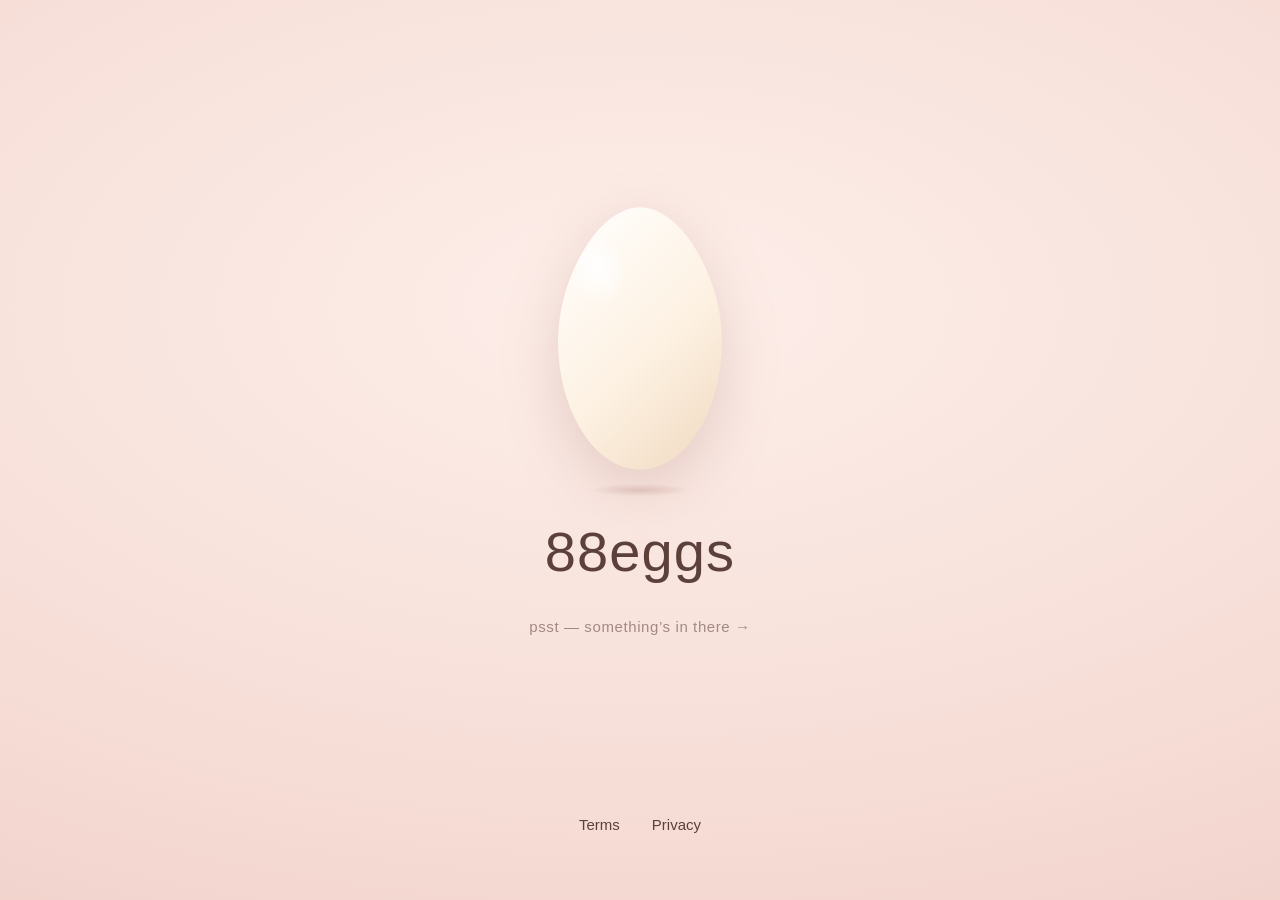
<file: index.html>
<!DOCTYPE html>
<html lang="en">
<head>
  <meta charset="utf-8" />
  <meta name="viewport" content="width=device-width, initial-scale=1" />
  <title>88eggs</title>
  <meta name="description" content="Eighty-eight eggs. A few have hatched. Come see what got out." />
  <meta name="theme-color" content="#f6ddd6" />
  <link rel="icon" href="data:image/svg+xml,<svg xmlns='http://www.w3.org/2000/svg' viewBox='0 0 100 100'><text y='.9em' font-size='90'>🥚</text></svg>" />
  <style>
    :root {
      --bg: #f6ddd6;
      --bg-glow: #fdeee9;
      --bg-edge: #eecdc6;
      --ink: #5b4139;
      --shadow: rgba(150, 96, 82, 0.22);
    }

    * { box-sizing: border-box; }

    html, body {
      margin: 0;
    }

    html { height: 100%; }

    body {
      /* rows: content (centred in the free space) + footer in normal flow, so a
         short/landscape phone scrolls instead of the footer sitting on the egg */
      min-height: 100%;
      min-height: 100dvh;
      display: grid;
      grid-template-rows: 1fr auto;
      justify-items: center;
      align-items: center;
      background: var(--bg);
      background-image: radial-gradient(120% 90% at 50% 34%, var(--bg-glow) 0%, var(--bg) 62%, var(--bg-edge) 100%);
      background-attachment: fixed;
      color: var(--ink);
      font-family: ui-sans-serif, -apple-system, "SF Pro Text", "Segoe UI", Inter, Helvetica, Arial, sans-serif;
      -webkit-font-smoothing: antialiased;
      -webkit-text-size-adjust: 100%;
      padding: clamp(1.5rem, 6vmin, 4rem) 1.25rem;
    }

    main {
      display: flex;
      flex-direction: column;
      align-items: center;
      justify-content: center;
      gap: clamp(1.25rem, 5vmin, 3.25rem);
      padding: clamp(1.5rem, 5vmin, 3rem) 0;
      animation: fade-up 1.1s cubic-bezier(0.22, 1, 0.36, 1) both;
    }

    .egg {
      position: relative;
      display: block;
      width: clamp(120px, 26vmin, 210px);
      aspect-ratio: 200 / 258;
      cursor: pointer;
      transition: transform 0.4s cubic-bezier(0.22, 1, 0.36, 1);
      border-radius: 50% / 42%;
    }

    @media (hover: hover) {
      .egg:hover { animation: wobble 0.9s ease-in-out; }
      .egg:hover svg { animation-play-state: paused; }
    }

    .egg:focus-visible { transform: translateY(-2%) scale(1.04); }
    .egg:active { transform: scale(0.94) rotate(-2deg); }

    .egg:focus-visible {
      outline: 2px solid var(--ink);
      outline-offset: 8px;
    }

    .egg svg {
      width: 100%;
      height: 100%;
      display: block;
      filter: drop-shadow(0 18px 28px var(--shadow));
      /* floats, then gives a little shiver every cycle — something's in there */
      animation: float 7.5s ease-in-out infinite;
    }

    /* soft contact shadow on the ground */
    .egg::after {
      content: "";
      position: absolute;
      left: 50%;
      bottom: -9%;
      width: 62%;
      height: 6%;
      transform: translateX(-50%);
      background: radial-gradient(closest-side, var(--shadow), transparent 78%);
      animation: shade 6s ease-in-out infinite;
    }

    h1 {
      margin: 0;
      font-size: clamp(2rem, 7vmin, 3.5rem);
      font-weight: 500;
      letter-spacing: 0.02em;
      color: var(--ink);
    }

    .hint {
      display: inline-flex;
      align-items: center;
      min-height: 44px;               /* comfortable tap target */
      margin: -1.5rem 0 -0.75rem;
      padding: 0 0.75rem;
      font-size: 0.9375rem;
      letter-spacing: 0.04em;
      color: var(--ink);
      text-decoration: none;
      opacity: 0.55;
      transition: opacity 0.4s ease;
    }

    .hint:focus-visible { opacity: 1; }

    @media (hover: hover) {
      .hint:hover,
      main:hover .hint { opacity: 1; }
    }

    /* no hover to reveal it on touch, so keep it legible */
    @media (hover: none) {
      .hint { opacity: 0.8; }
    }

    @keyframes float {
      0%, 100% { transform: translateY(0) rotate(0deg); }
      28%      { transform: translateY(-2.5%) rotate(0deg); }
      56%      { transform: translateY(0) rotate(0deg); }
      /* the shiver */
      64%      { transform: translateY(-1%) rotate(-3.5deg); }
      70%      { transform: translateY(-1%) rotate(3deg); }
      76%      { transform: translateY(-1%) rotate(-2deg); }
      82%      { transform: translateY(0) rotate(1deg); }
      88%      { transform: translateY(0) rotate(0deg); }
    }

    @keyframes wobble {
      0%   { transform: translateY(0) rotate(0deg); }
      20%  { transform: translateY(-3%) rotate(-5deg); }
      40%  { transform: translateY(-3%) rotate(4deg); }
      60%  { transform: translateY(-3%) rotate(-3deg); }
      80%  { transform: translateY(-2%) rotate(1.5deg); }
      100% { transform: translateY(-2%) rotate(0deg); }
    }

    @keyframes shade {
      0%, 100% { opacity: 0.85; transform: translateX(-50%) scaleX(1); }
      50%      { opacity: 0.6;  transform: translateX(-50%) scaleX(0.9); }
    }

    @keyframes fade-up {
      from { opacity: 0; transform: translateY(14px); }
      to   { opacity: 1; transform: none; }
    }

    footer {
      display: flex;
      flex-wrap: wrap;
      justify-content: center;
      gap: 0 1rem;
      padding-top: 1rem;
      font-size: 0.9375rem;
      opacity: 0.7;
      animation: fade-up 1.4s cubic-bezier(0.22, 1, 0.36, 1) both;
    }

    footer a {
      display: inline-flex;
      align-items: center;
      min-height: 44px;
      padding: 0 0.5rem;
      color: var(--ink);
      text-decoration: none;
    }

    footer a:hover,
    footer a:focus-visible {
      text-decoration: underline;
      text-underline-offset: 0.2em;
    }

    @media (prefers-reduced-motion: reduce) {
      *, *::before, *::after {
        animation: none !important;
        transition-duration: 0.01ms !important;
      }
    }
  </style>
</head>
<body>
  <main>
    <a class="egg" href="/hatches/" aria-label="Crack the egg open — see what has hatched">
      <svg viewBox="0 0 200 258" role="img" aria-label="An egg">
        <defs>
          <linearGradient id="shell" x1="0.25" y1="0" x2="0.85" y2="1">
            <stop offset="0%" stop-color="#fffdfa" />
            <stop offset="55%" stop-color="#fdf1e2" />
            <stop offset="100%" stop-color="#f2dcc4" />
          </linearGradient>
          <radialGradient id="sheen" cx="0.36" cy="0.26" r="0.42">
            <stop offset="0%" stop-color="#ffffff" stop-opacity="0.95" />
            <stop offset="100%" stop-color="#ffffff" stop-opacity="0" />
          </radialGradient>
        </defs>
        <path
          d="M100 4c39 0 78 66 78 128 0 66-35 122-78 122S22 198 22 132C22 70 61 4 100 4Z"
          fill="url(#shell)" />
        <ellipse cx="74" cy="78" rx="34" ry="44" fill="url(#sheen)" transform="rotate(-18 74 78)" />
      </svg>
    </a>
    <h1>88eggs</h1>
    <a class="hint" href="/hatches/">psst — something’s in there →</a>
  </main>
  <footer>
    <a href="/terms">Terms</a>
    <a href="/privacy">Privacy</a>
  </footer>
<script src="https://api.88eggs.com/feedback/widget.js?v=2" data-key="fk_4zQJLfESH_JVH2sk6_-zfKCX" async></script>
</body>
</html>
</file>
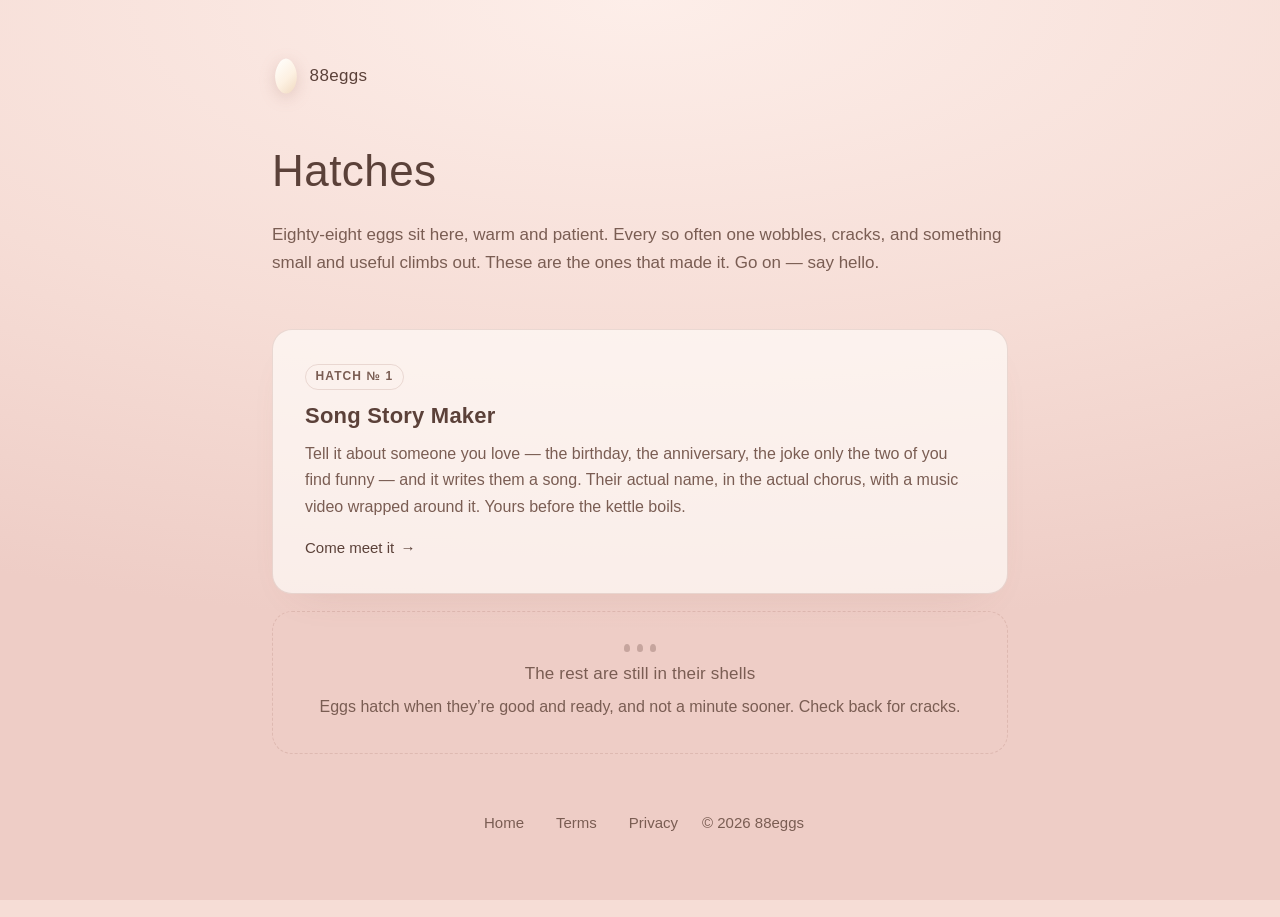
<file: hatches/index.html>
<!DOCTYPE html>
<html lang="en">
<head>
  <meta charset="utf-8" />
  <meta name="viewport" content="width=device-width, initial-scale=1" />
  <title>Hatches — 88eggs</title>
  <meta name="description" content="Eighty-eight eggs. These are the ones that have cracked, wriggled, and let something out." />
  <meta name="theme-color" content="#f6ddd6" />
  <link rel="icon" href="data:image/svg+xml,<svg xmlns='http://www.w3.org/2000/svg' viewBox='0 0 100 100'><text y='.9em' font-size='90'>🥚</text></svg>" />
  <link rel="stylesheet" href="/legal.css" />
  <link rel="stylesheet" href="/hatches.css" />
</head>
<body>
  <div class="page">
    <header class="masthead">
      <a class="brand" href="/">
        <svg viewBox="0 0 200 258" aria-hidden="true" focusable="false">
          <defs>
            <linearGradient id="shell" x1="0.25" y1="0" x2="0.85" y2="1">
              <stop offset="0%" stop-color="#fffdfa" />
              <stop offset="55%" stop-color="#fdf1e2" />
              <stop offset="100%" stop-color="#f2dcc4" />
            </linearGradient>
          </defs>
          <path d="M100 4c39 0 78 66 78 128 0 66-35 122-78 122S22 198 22 132C22 70 61 4 100 4Z" fill="url(#shell)" />
        </svg>
        88eggs
      </a>

      <h1>Hatches</h1>
      <p class="lede">
        Eighty-eight eggs sit here, warm and patient. Every so often one wobbles, cracks, and
        something small and useful climbs out. These are the ones that made it. Go on — say hello.
      </p>
    </header>

    <div class="cards">
      <a class="card" href="/hatches/song-story/">
        <span class="tag">Hatch № 1</span>
        <h2>Song Story Maker</h2>
        <p>
          Tell it about someone you love — the birthday, the anniversary, the joke only the two of
          you find funny — and it writes them a song. Their actual name, in the actual chorus, with
          a music video wrapped around it. Yours before the kettle boils.
        </p>
        <span class="more">Come meet it</span>
      </a>

      <div class="card soon" aria-label="More hatches coming soon">
        <span class="dots" aria-hidden="true"><i></i><i></i><i></i></span>
        <h2>The rest are still in their shells</h2>
        <p>Eggs hatch when they’re good and ready, and not a minute sooner. Check back for cracks.</p>
      </div>
    </div>

    <footer>
      <a href="/">Home</a>
      <a href="/terms">Terms</a>
      <a href="/privacy">Privacy</a>
      <span>© 2026 88eggs</span>
    </footer>
  </div>
<script src="https://api.88eggs.com/feedback/widget.js?v=2" data-key="fk_4zQJLfESH_JVH2sk6_-zfKCX" async></script>
</body>
</html>
</file>
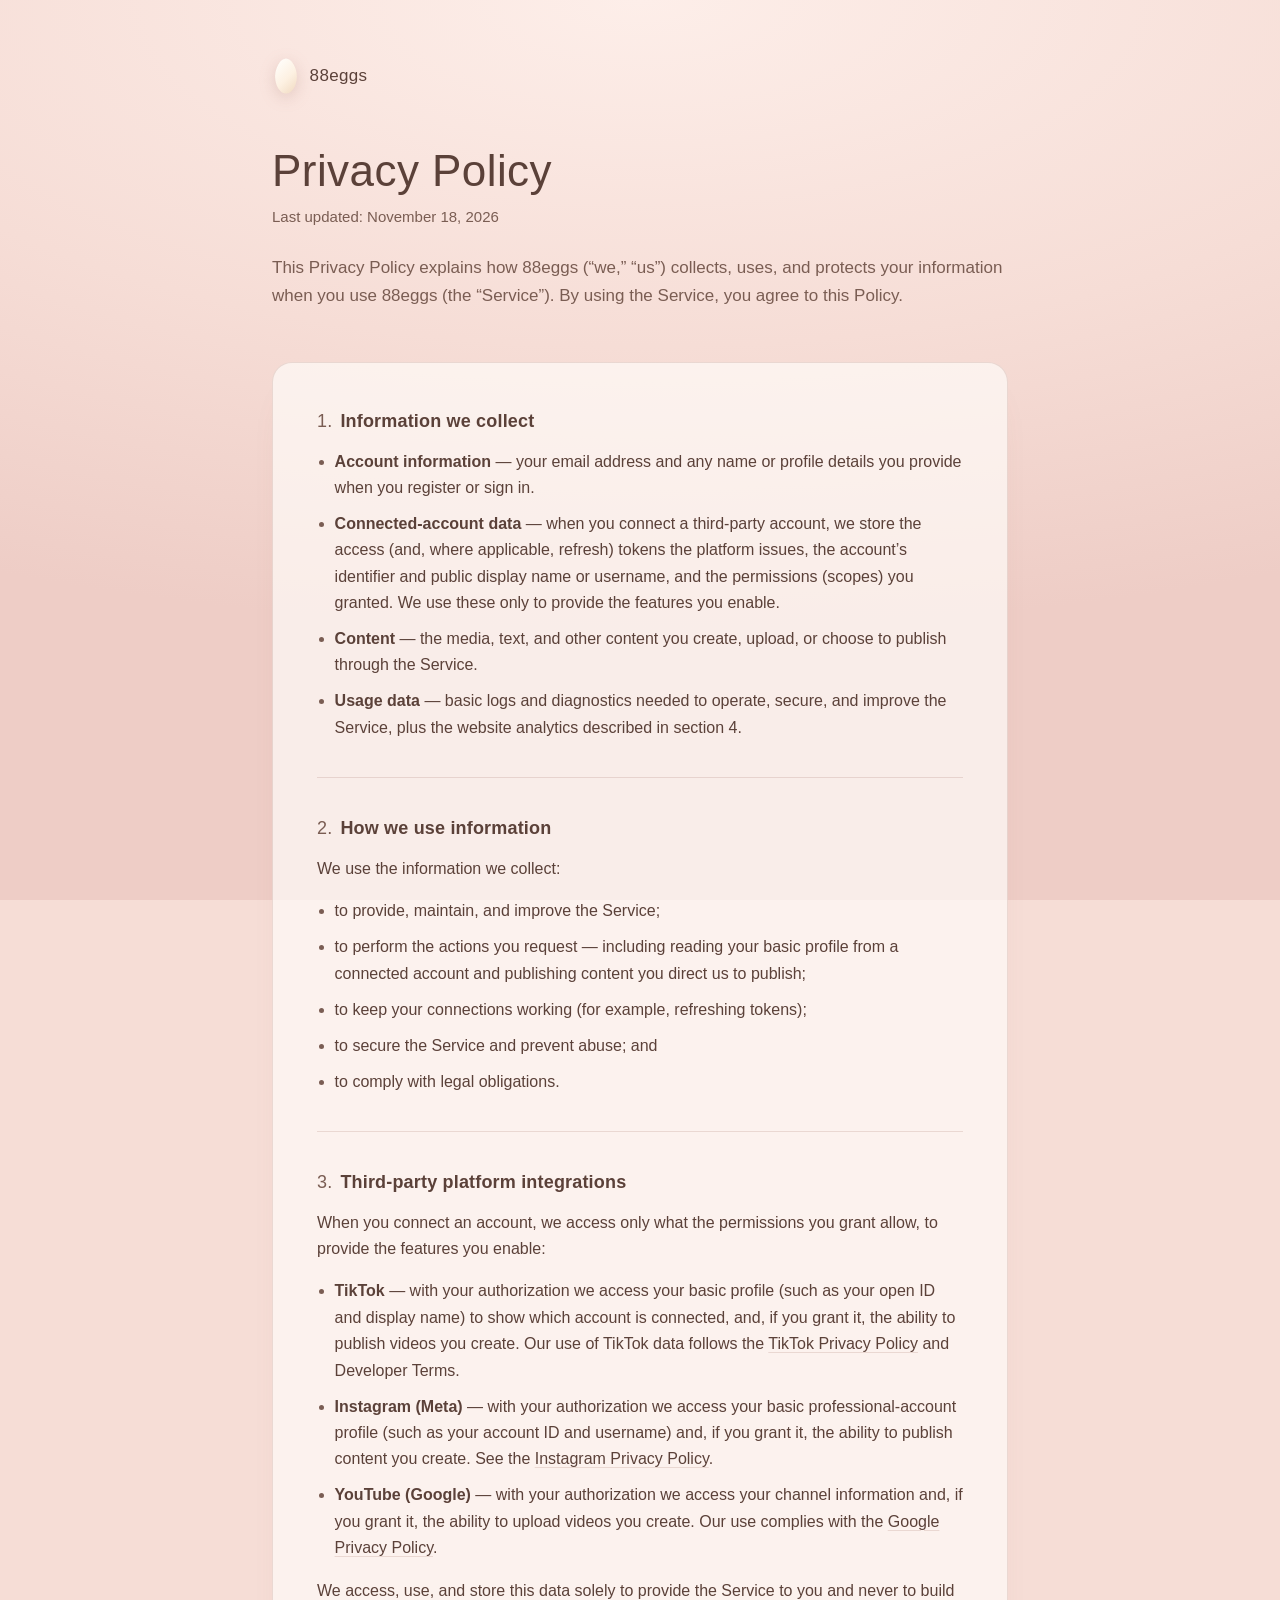
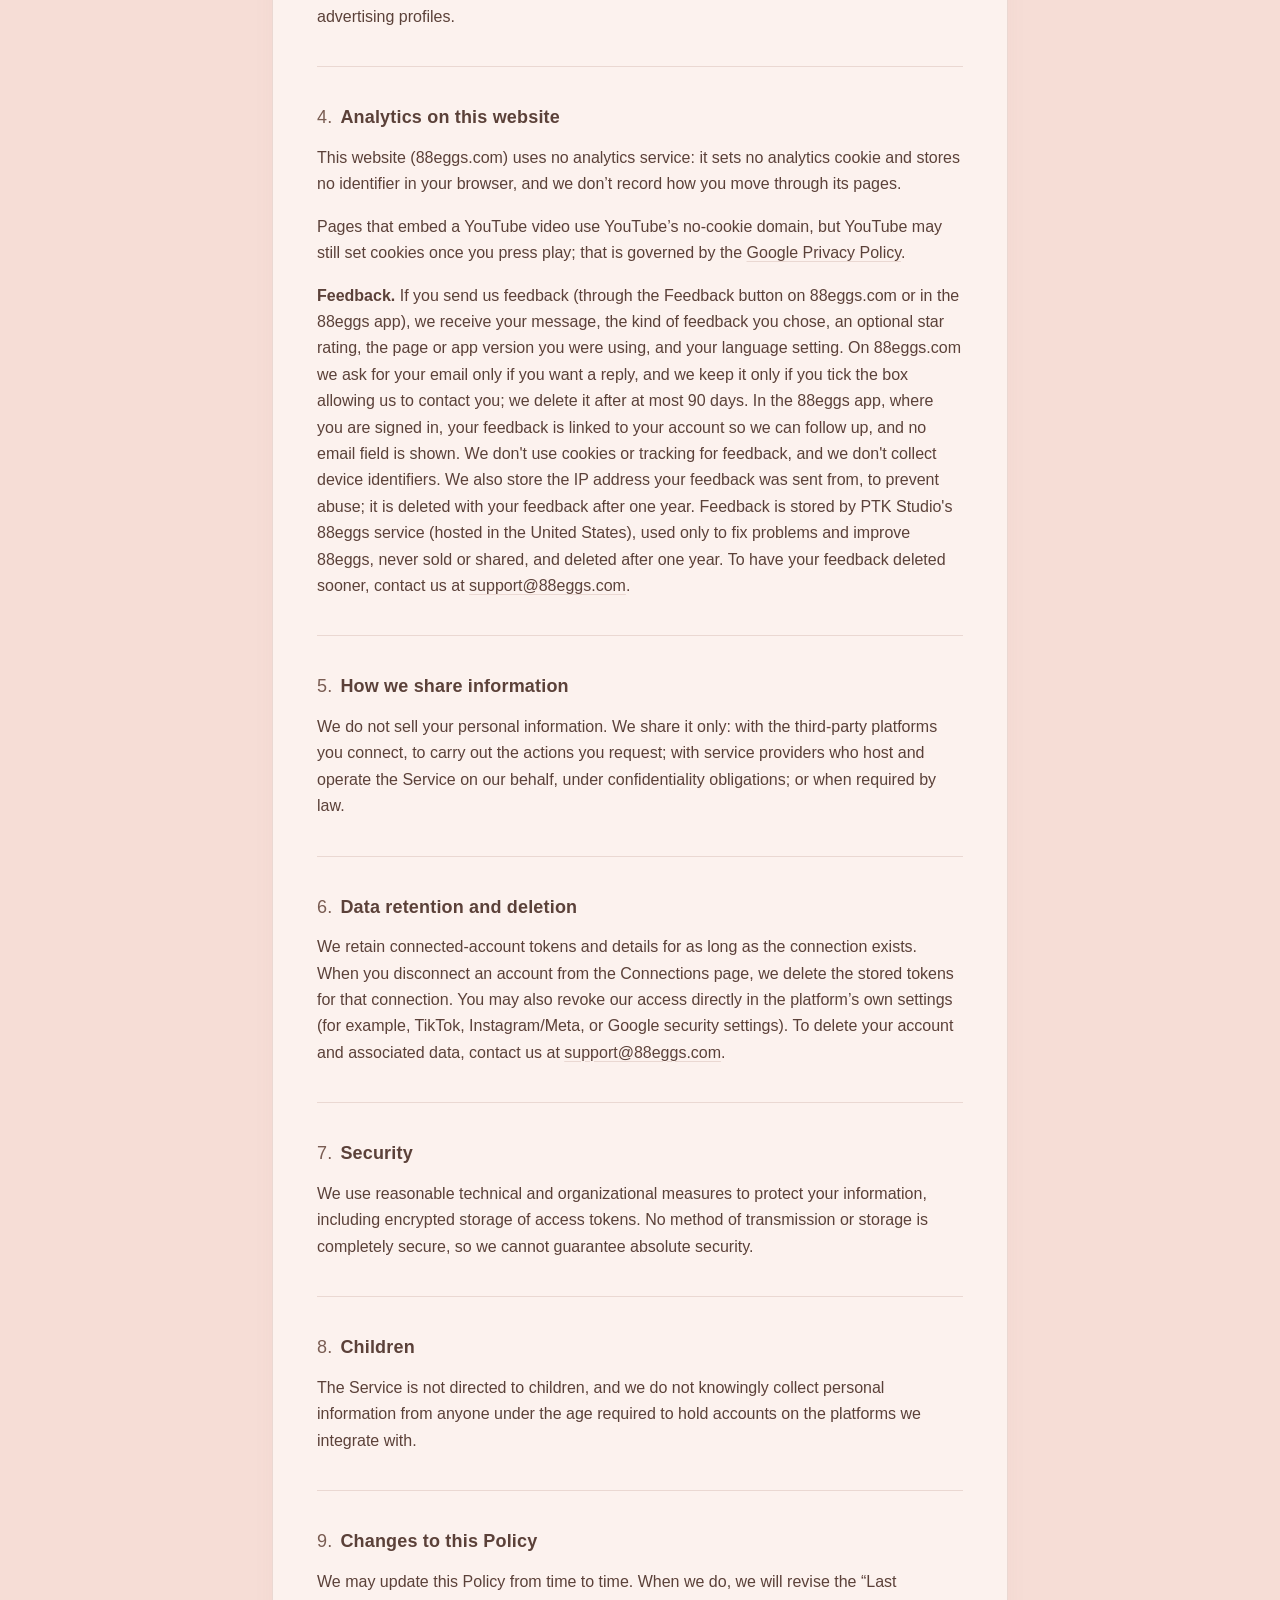
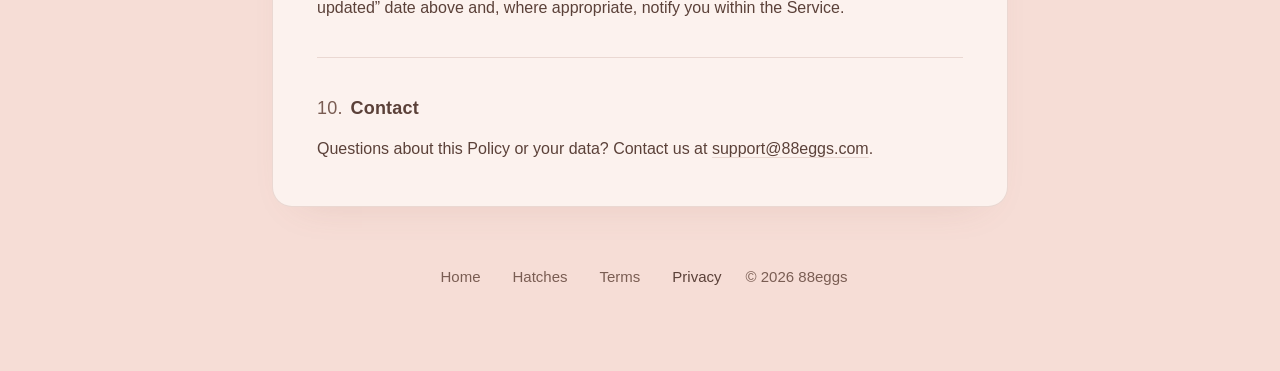
<file: privacy/index.html>
<!DOCTYPE html>
<html lang="en">
<head>
  <meta charset="utf-8" />
  <meta name="viewport" content="width=device-width, initial-scale=1" />
  <title>Privacy Policy — 88eggs</title>
  <meta name="description" content="How 88eggs collects, uses, and protects your information." />
  <meta name="theme-color" content="#f6ddd6" />
  <link rel="icon" href="data:image/svg+xml,<svg xmlns='http://www.w3.org/2000/svg' viewBox='0 0 100 100'><text y='.9em' font-size='90'>🥚</text></svg>" />
  <link rel="stylesheet" href="/legal.css" />
</head>
<body>
  <div class="page">
    <header class="masthead">
      <a class="brand" href="/">
        <svg viewBox="0 0 200 258" aria-hidden="true" focusable="false">
          <defs>
            <linearGradient id="shell" x1="0.25" y1="0" x2="0.85" y2="1">
              <stop offset="0%" stop-color="#fffdfa" />
              <stop offset="55%" stop-color="#fdf1e2" />
              <stop offset="100%" stop-color="#f2dcc4" />
            </linearGradient>
          </defs>
          <path d="M100 4c39 0 78 66 78 128 0 66-35 122-78 122S22 198 22 132C22 70 61 4 100 4Z" fill="url(#shell)" />
        </svg>
        88eggs
      </a>

      <h1>Privacy Policy</h1>
      <p class="updated">Last updated: November 18, 2026</p>
      <p class="lede">
        This Privacy Policy explains how 88eggs (“we,” “us”) collects, uses, and protects your
        information when you use 88eggs (the “Service”). By using the Service, you agree to this Policy.
      </p>
    </header>

    <article>
      <section>
        <h2><span class="num">1.</span>Information we collect</h2>
        <ul>
          <li><strong>Account information</strong> — your email address and any name or profile details you provide when you register or sign in.</li>
          <li><strong>Connected-account data</strong> — when you connect a third-party account, we store the access (and, where applicable, refresh) tokens the platform issues, the account’s identifier and public display name or username, and the permissions (scopes) you granted. We use these only to provide the features you enable.</li>
          <li><strong>Content</strong> — the media, text, and other content you create, upload, or choose to publish through the Service.</li>
          <li><strong>Usage data</strong> — basic logs and diagnostics needed to operate, secure, and improve the Service, plus the website analytics described in section 4.</li>
        </ul>
      </section>

      <section>
        <h2><span class="num">2.</span>How we use information</h2>
        <p>We use the information we collect:</p>
        <ul>
          <li>to provide, maintain, and improve the Service;</li>
          <li>to perform the actions you request — including reading your basic profile from a connected account and publishing content you direct us to publish;</li>
          <li>to keep your connections working (for example, refreshing tokens);</li>
          <li>to secure the Service and prevent abuse; and</li>
          <li>to comply with legal obligations.</li>
        </ul>
      </section>

      <section>
        <h2><span class="num">3.</span>Third-party platform integrations</h2>
        <p>When you connect an account, we access only what the permissions you grant allow, to provide the features you enable:</p>
        <ul>
          <li><strong>TikTok</strong> — with your authorization we access your basic profile (such as your open ID and display name) to show which account is connected, and, if you grant it, the ability to publish videos you create. Our use of TikTok data follows the <a href="https://www.tiktok.com/legal/page/global/privacy-policy/en" target="_blank" rel="noopener noreferrer">TikTok Privacy Policy</a> and Developer Terms.</li>
          <li><strong>Instagram (Meta)</strong> — with your authorization we access your basic professional-account profile (such as your account ID and username) and, if you grant it, the ability to publish content you create. See the <a href="https://privacycenter.instagram.com/policy" target="_blank" rel="noopener noreferrer">Instagram Privacy Policy</a>.</li>
          <li><strong>YouTube (Google)</strong> — with your authorization we access your channel information and, if you grant it, the ability to upload videos you create. Our use complies with the <a href="https://policies.google.com/privacy" target="_blank" rel="noopener noreferrer">Google Privacy Policy</a>.</li>
        </ul>
        <p>We access, use, and store this data solely to provide the Service to you and never to build advertising profiles.</p>
      </section>

      <section>
        <h2><span class="num">4.</span>Analytics on this website</h2>
        <p>
          This website (88eggs.com) uses no analytics service: it sets no analytics cookie and stores no
          identifier in your browser, and we don’t record how you move through its pages.
        </p>
        <p>
          Pages that embed a YouTube video use YouTube’s no-cookie domain, but YouTube
          may still set cookies once you press play; that is governed by the
          <a href="https://policies.google.com/privacy" target="_blank" rel="noopener noreferrer">Google Privacy Policy</a>.
        </p>
        <p>
          <strong>Feedback.</strong> If you send us feedback (through the Feedback button on 88eggs.com or in the
          88eggs app), we receive your message, the kind of feedback you chose, an optional star rating, the page or
          app version you were using, and your language setting. On 88eggs.com we ask for your email only if you want a
          reply, and we keep it only if you tick the box allowing us to contact you; we delete it after at most 90 days.
          In the 88eggs app, where you are signed in, your feedback is linked to your account so we can follow up, and
          no email field is shown. We don't use cookies or tracking for feedback, and we don't collect device
          identifiers. We also store the IP address your feedback was sent from, to prevent abuse; it is deleted with
          your feedback after one year. Feedback is stored by PTK Studio's 88eggs service (hosted in the United
          States), used only to fix problems and improve 88eggs, never sold or shared, and deleted after one year. To
          have your feedback deleted sooner, contact us at <a href="mailto:support@88eggs.com">support@88eggs.com</a>.
        </p>
      </section>

      <section>
        <h2><span class="num">5.</span>How we share information</h2>
        <p>
          We do not sell your personal information. We share it only: with the third-party platforms you
          connect, to carry out the actions you request; with service providers who host and operate the
          Service on our behalf, under confidentiality obligations; or when required by law.
        </p>
      </section>

      <section>
        <h2><span class="num">6.</span>Data retention and deletion</h2>
        <p>
          We retain connected-account tokens and details for as long as the connection exists. When you
          disconnect an account from the Connections page, we delete the stored tokens for that connection.
          You may also revoke our access directly in the platform’s own settings (for example, TikTok,
          Instagram/Meta, or Google security settings). To delete your account and associated data, contact
          us at <a href="mailto:support@88eggs.com">support@88eggs.com</a>.
        </p>
      </section>

      <section>
        <h2><span class="num">7.</span>Security</h2>
        <p>
          We use reasonable technical and organizational measures to protect your information, including
          encrypted storage of access tokens. No method of transmission or storage is completely secure, so
          we cannot guarantee absolute security.
        </p>
      </section>

      <section>
        <h2><span class="num">8.</span>Children</h2>
        <p>
          The Service is not directed to children, and we do not knowingly collect personal information from
          anyone under the age required to hold accounts on the platforms we integrate with.
        </p>
      </section>

      <section>
        <h2><span class="num">9.</span>Changes to this Policy</h2>
        <p>
          We may update this Policy from time to time. When we do, we will revise the “Last updated” date
          above and, where appropriate, notify you within the Service.
        </p>
      </section>

      <section>
        <h2><span class="num">10.</span>Contact</h2>
        <p>
          Questions about this Policy or your data? Contact us at
          <a href="mailto:support@88eggs.com">support@88eggs.com</a>.
        </p>
      </section>
    </article>

    <footer>
      <a href="/">Home</a>
      <a href="/hatches/">Hatches</a>
      <a href="/terms">Terms</a>
      <a href="/privacy" aria-current="page">Privacy</a>
      <span>© 2026 88eggs</span>
    </footer>
  </div>
<script src="https://api.88eggs.com/feedback/widget.js?v=2" data-key="fk_4zQJLfESH_JVH2sk6_-zfKCX" async></script>
</body>
</html>
</file>
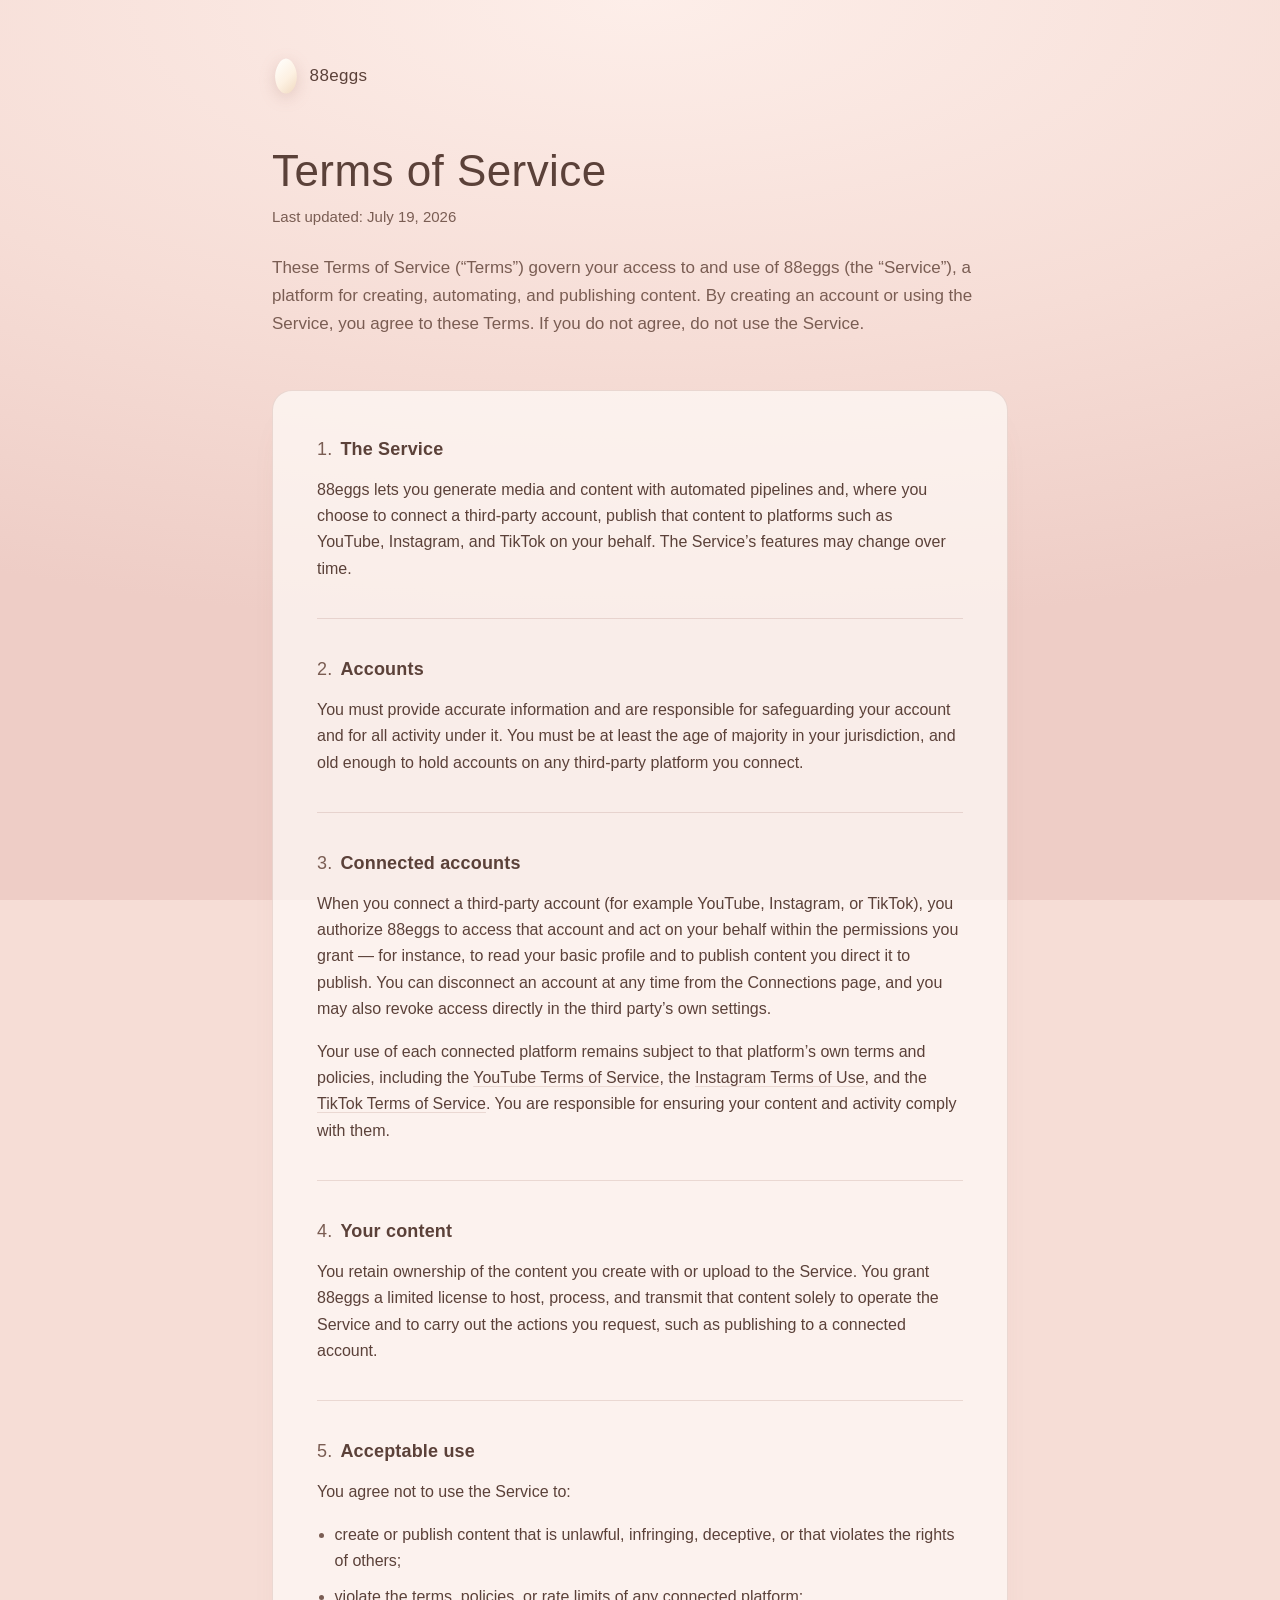
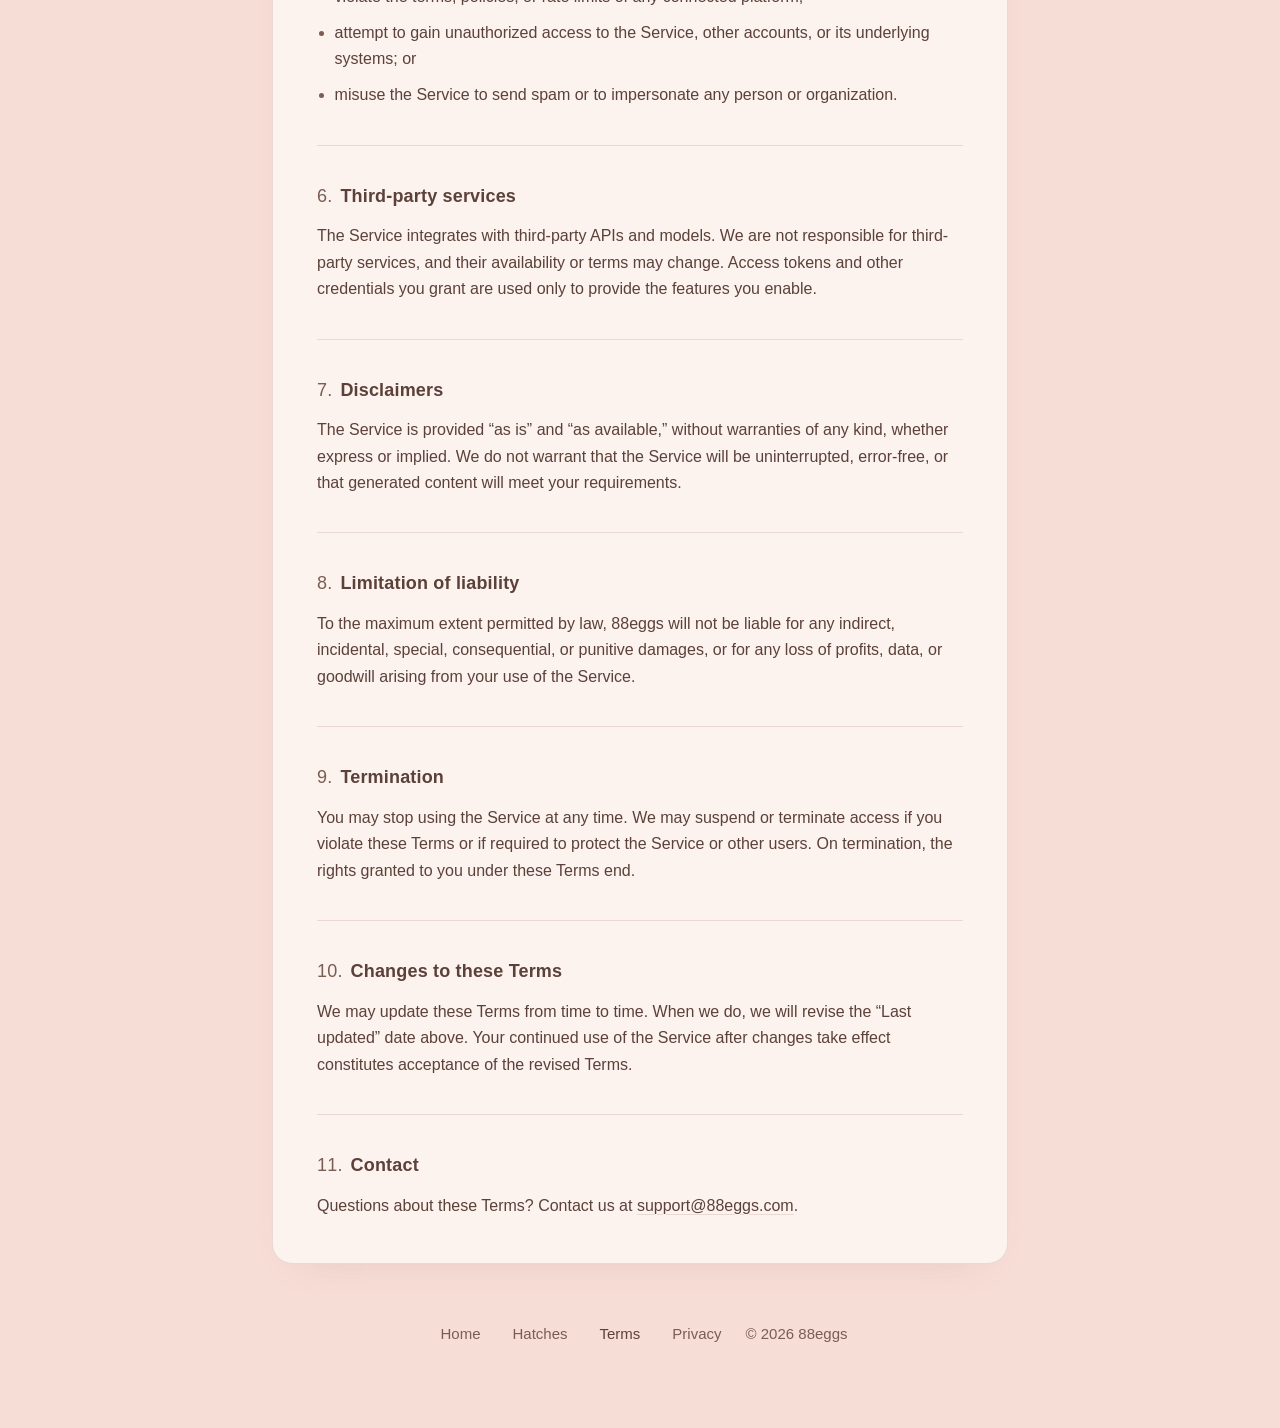
<file: terms/index.html>
<!DOCTYPE html>
<html lang="en">
<head>
  <meta charset="utf-8" />
  <meta name="viewport" content="width=device-width, initial-scale=1" />
  <title>Terms of Service — 88eggs</title>
  <meta name="description" content="The terms that govern your access to and use of 88eggs." />
  <meta name="theme-color" content="#f6ddd6" />
  <link rel="icon" href="data:image/svg+xml,<svg xmlns='http://www.w3.org/2000/svg' viewBox='0 0 100 100'><text y='.9em' font-size='90'>🥚</text></svg>" />
  <link rel="stylesheet" href="/legal.css" />
</head>
<body>
  <div class="page">
    <header class="masthead">
      <a class="brand" href="/">
        <svg viewBox="0 0 200 258" aria-hidden="true" focusable="false">
          <defs>
            <linearGradient id="shell" x1="0.25" y1="0" x2="0.85" y2="1">
              <stop offset="0%" stop-color="#fffdfa" />
              <stop offset="55%" stop-color="#fdf1e2" />
              <stop offset="100%" stop-color="#f2dcc4" />
            </linearGradient>
          </defs>
          <path d="M100 4c39 0 78 66 78 128 0 66-35 122-78 122S22 198 22 132C22 70 61 4 100 4Z" fill="url(#shell)" />
        </svg>
        88eggs
      </a>

      <h1>Terms of Service</h1>
      <p class="updated">Last updated: July 19, 2026</p>
      <p class="lede">
        These Terms of Service (“Terms”) govern your access to and use of 88eggs (the “Service”), a platform
        for creating, automating, and publishing content. By creating an account or using the Service, you
        agree to these Terms. If you do not agree, do not use the Service.
      </p>
    </header>

    <article>
      <section>
        <h2><span class="num">1.</span>The Service</h2>
        <p>
          88eggs lets you generate media and content with automated pipelines and, where you choose to
          connect a third-party account, publish that content to platforms such as YouTube, Instagram, and
          TikTok on your behalf. The Service’s features may change over time.
        </p>
      </section>

      <section>
        <h2><span class="num">2.</span>Accounts</h2>
        <p>
          You must provide accurate information and are responsible for safeguarding your account and for all
          activity under it. You must be at least the age of majority in your jurisdiction, and old enough to
          hold accounts on any third-party platform you connect.
        </p>
      </section>

      <section>
        <h2><span class="num">3.</span>Connected accounts</h2>
        <p>
          When you connect a third-party account (for example YouTube, Instagram, or TikTok), you authorize
          88eggs to access that account and act on your behalf within the permissions you grant — for
          instance, to read your basic profile and to publish content you direct it to publish. You can
          disconnect an account at any time from the Connections page, and you may also revoke access
          directly in the third party’s own settings.
        </p>
        <p>
          Your use of each connected platform remains subject to that platform’s own terms and policies,
          including the
          <a href="https://www.youtube.com/t/terms" target="_blank" rel="noopener noreferrer">YouTube Terms of Service</a>,
          the <a href="https://help.instagram.com/581066165581870" target="_blank" rel="noopener noreferrer">Instagram Terms of Use</a>,
          and the <a href="https://www.tiktok.com/legal/page/us/terms-of-service/en" target="_blank" rel="noopener noreferrer">TikTok Terms of Service</a>.
          You are responsible for ensuring your content and activity comply with them.
        </p>
      </section>

      <section>
        <h2><span class="num">4.</span>Your content</h2>
        <p>
          You retain ownership of the content you create with or upload to the Service. You grant 88eggs a
          limited license to host, process, and transmit that content solely to operate the Service and to
          carry out the actions you request, such as publishing to a connected account.
        </p>
      </section>

      <section>
        <h2><span class="num">5.</span>Acceptable use</h2>
        <p>You agree not to use the Service to:</p>
        <ul>
          <li>create or publish content that is unlawful, infringing, deceptive, or that violates the rights of others;</li>
          <li>violate the terms, policies, or rate limits of any connected platform;</li>
          <li>attempt to gain unauthorized access to the Service, other accounts, or its underlying systems; or</li>
          <li>misuse the Service to send spam or to impersonate any person or organization.</li>
        </ul>
      </section>

      <section>
        <h2><span class="num">6.</span>Third-party services</h2>
        <p>
          The Service integrates with third-party APIs and models. We are not responsible for third-party
          services, and their availability or terms may change. Access tokens and other credentials you grant
          are used only to provide the features you enable.
        </p>
      </section>

      <section>
        <h2><span class="num">7.</span>Disclaimers</h2>
        <p>
          The Service is provided “as is” and “as available,” without warranties of any kind, whether express
          or implied. We do not warrant that the Service will be uninterrupted, error-free, or that generated
          content will meet your requirements.
        </p>
      </section>

      <section>
        <h2><span class="num">8.</span>Limitation of liability</h2>
        <p>
          To the maximum extent permitted by law, 88eggs will not be liable for any indirect, incidental,
          special, consequential, or punitive damages, or for any loss of profits, data, or goodwill arising
          from your use of the Service.
        </p>
      </section>

      <section>
        <h2><span class="num">9.</span>Termination</h2>
        <p>
          You may stop using the Service at any time. We may suspend or terminate access if you violate these
          Terms or if required to protect the Service or other users. On termination, the rights granted to
          you under these Terms end.
        </p>
      </section>

      <section>
        <h2><span class="num">10.</span>Changes to these Terms</h2>
        <p>
          We may update these Terms from time to time. When we do, we will revise the “Last updated” date
          above. Your continued use of the Service after changes take effect constitutes acceptance of the
          revised Terms.
        </p>
      </section>

      <section>
        <h2><span class="num">11.</span>Contact</h2>
        <p>
          Questions about these Terms? Contact us at
          <a href="mailto:support@88eggs.com">support@88eggs.com</a>.
        </p>
      </section>
    </article>

    <footer>
      <a href="/">Home</a>
      <a href="/hatches/">Hatches</a>
      <a href="/terms" aria-current="page">Terms</a>
      <a href="/privacy">Privacy</a>
      <span>© 2026 88eggs</span>
    </footer>
  </div>
<script src="https://api.88eggs.com/feedback/widget.js?v=2" data-key="fk_4zQJLfESH_JVH2sk6_-zfKCX" async></script>
</body>
</html>
</file>
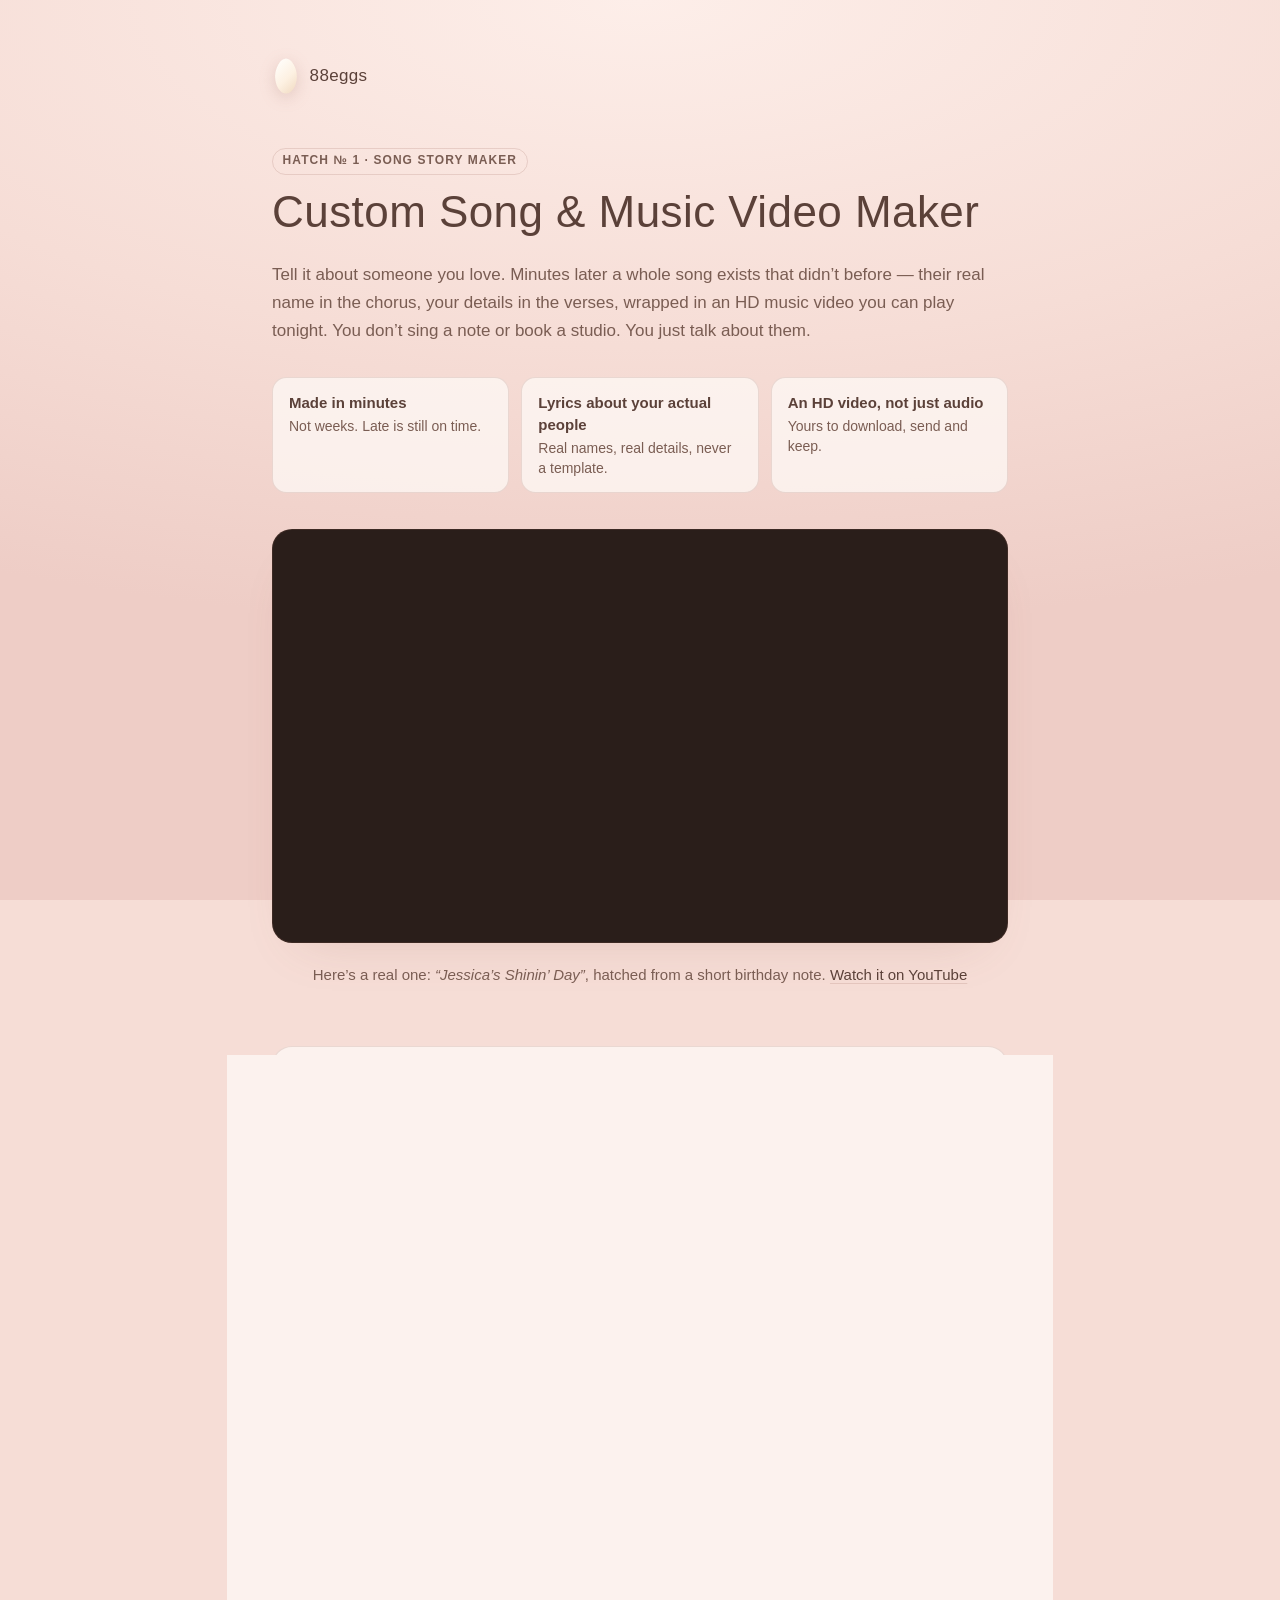
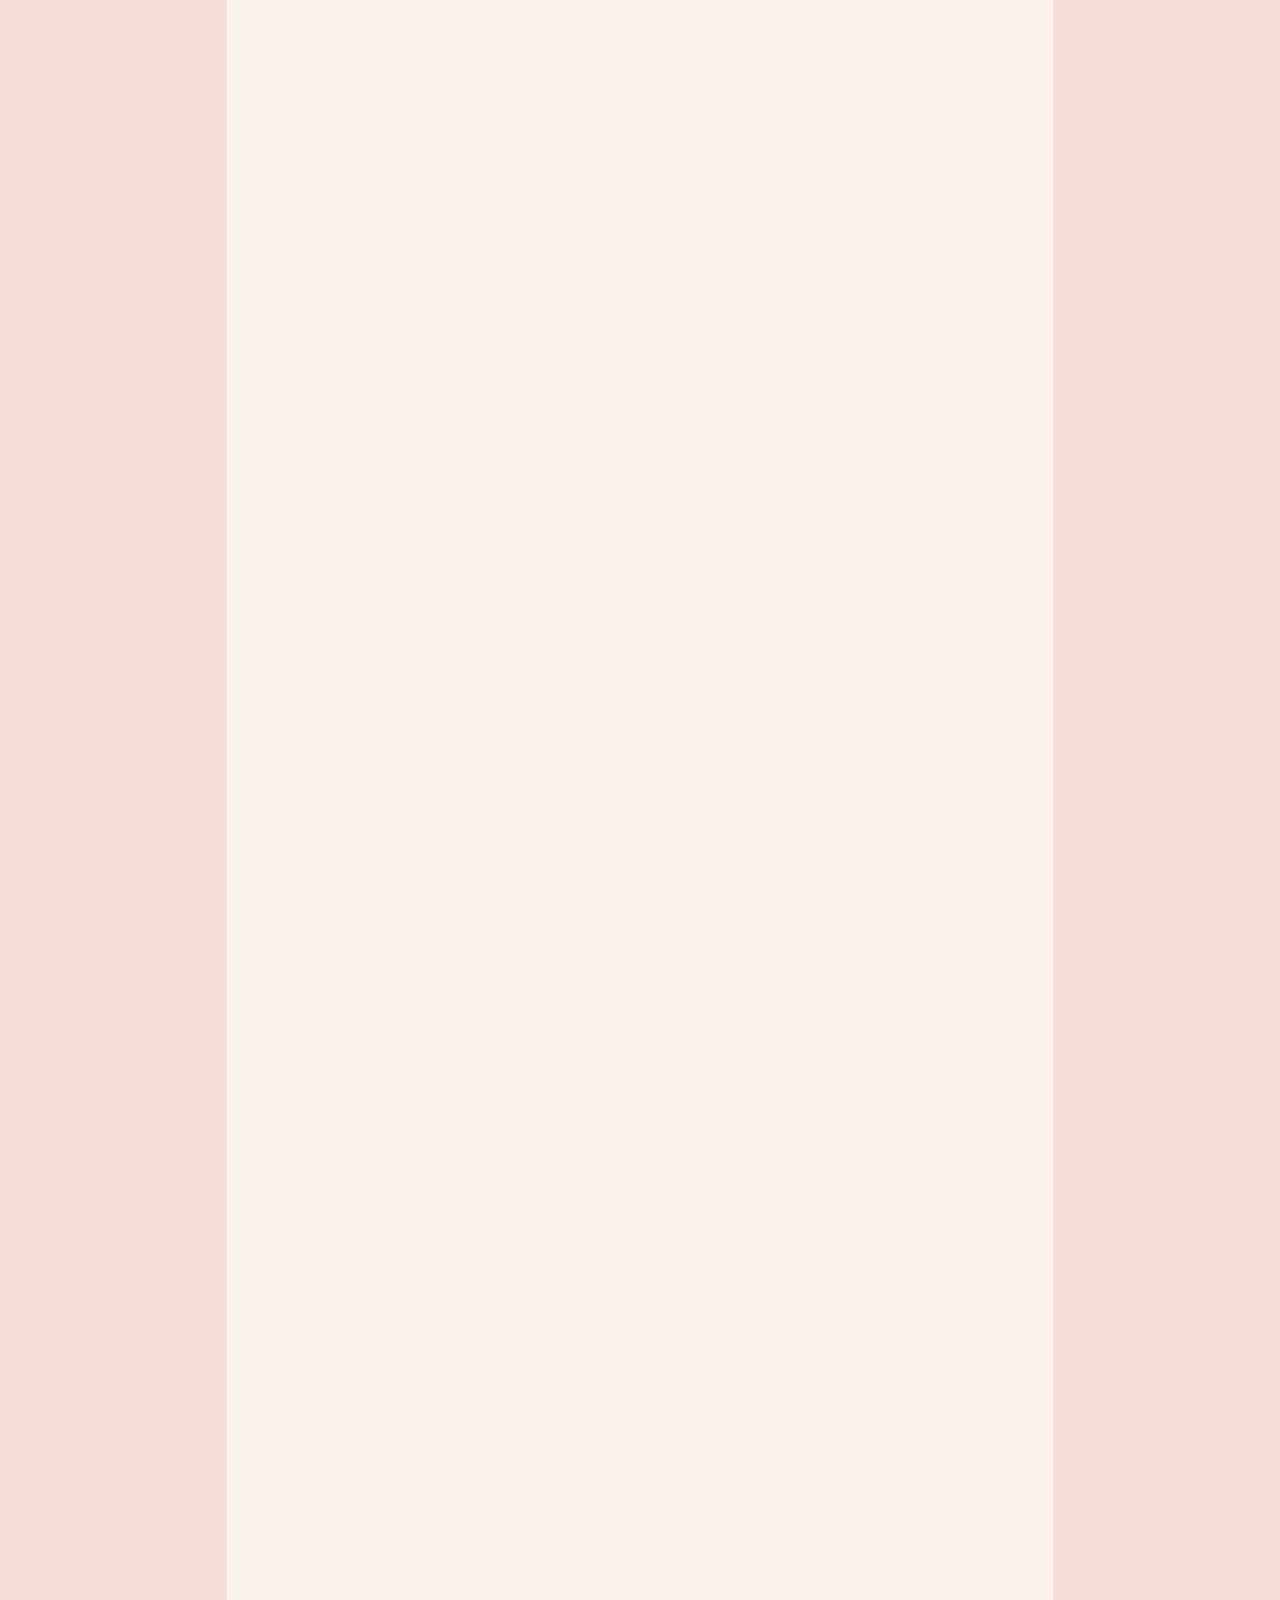
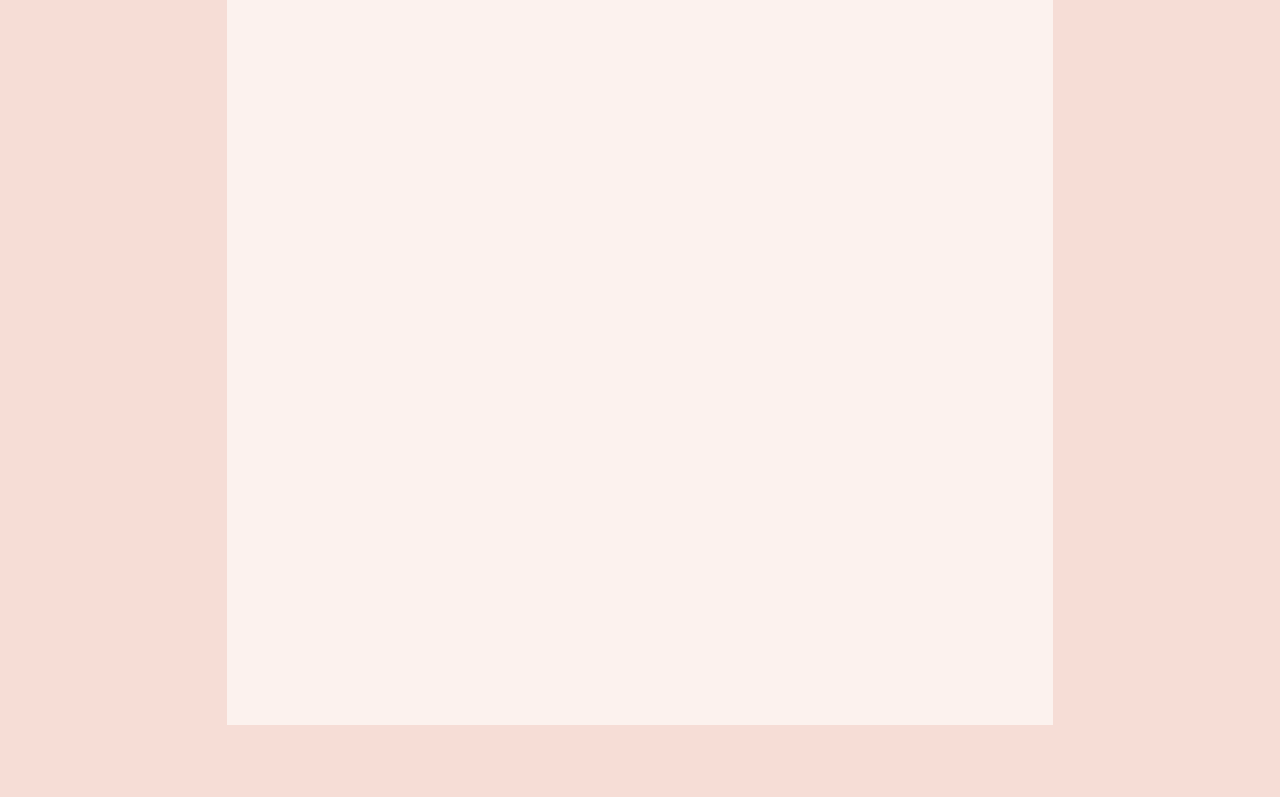
<file: hatches/song-story/index.html>
<!DOCTYPE html>
<html lang="en">
<head>
  <meta charset="utf-8" />
  <meta name="viewport" content="width=device-width, initial-scale=1" />
  <title>Custom Song &amp; Music Video Maker | Personalized AI Gift — 88eggs</title>
  <meta name="description" content="A custom song gift generator that writes personalized lyrics about your people and delivers an HD music video in minutes. No singing, no studio — a unique AI birthday gift, even at the last minute." />
  <meta name="theme-color" content="#f6ddd6" />
  <link rel="icon" href="data:image/svg+xml,<svg xmlns='http://www.w3.org/2000/svg' viewBox='0 0 100 100'><text y='.9em' font-size='90'>🥚</text></svg>" />
  <link rel="stylesheet" href="/legal.css" />
  <link rel="stylesheet" href="/hatches.css" />
</head>
<body>
  <div class="page">
    <header class="masthead">
      <a class="brand" href="/">
        <svg viewBox="0 0 200 258" aria-hidden="true" focusable="false">
          <defs>
            <linearGradient id="shell" x1="0.25" y1="0" x2="0.85" y2="1">
              <stop offset="0%" stop-color="#fffdfa" />
              <stop offset="55%" stop-color="#fdf1e2" />
              <stop offset="100%" stop-color="#f2dcc4" />
            </linearGradient>
          </defs>
          <path d="M100 4c39 0 78 66 78 128 0 66-35 122-78 122S22 198 22 132C22 70 61 4 100 4Z" fill="url(#shell)" />
        </svg>
        88eggs
      </a>

      <p class="hero-tag"><span class="tag">Hatch № 1 · Song Story Maker</span></p>
      <h1>Custom Song &amp; Music Video Maker</h1>
      <p class="lede">
        Tell it about someone you love. Minutes later a whole song exists that didn’t before —
        their real name in the chorus, your details in the verses, wrapped in an HD music video
        you can play tonight. You don’t sing a note or book a studio. You just talk about them.
      </p>

      <!-- the promise, before anything else asks for their attention -->
      <ul class="props">
        <li><strong>Made in minutes</strong><span>Not weeks. Late is still on time.</span></li>
        <li><strong>Lyrics about your actual people</strong><span>Real names, real details, never a template.</span></li>
        <li><strong>An HD video, not just audio</strong><span>Yours to download, send and keep.</span></li>
      </ul>

      <div class="video">
        <iframe
          src="https://www.youtube-nocookie.com/embed/3Tyf6qPdtDI"
          title="Jessica's Shinin' Day — a custom song and music video made with Song Story Maker"
          loading="lazy"
          allow="accelerometer; autoplay; clipboard-write; encrypted-media; gyroscope; picture-in-picture; web-share"
          referrerpolicy="strict-origin-when-cross-origin"
          allowfullscreen></iframe>
      </div>
      <p class="caption">
        Here’s a real one: <em>“Jessica’s Shinin’ Day”</em>, hatched from a short birthday note.
        <a href="https://www.youtube.com/watch?v=3Tyf6qPdtDI" target="_blank" rel="noopener">Watch it on YouTube</a>
      </p>

      <!--
        SOCIAL PROOF — intentionally left switched off.

        Drop in the REAL figures and delete these comment markers to turn it on.
        Do not ship invented counts, ratings or quotes: they are false claims to
        customers, they breach Google's structured-data policy (which would put
        the Product schema below at risk), and star ratings in particular fall
        under the FTC's endorsement rules.

      <p class="proof">
        <strong>Over N custom songs hatched</strong> · rated N/5 by N happy people
      </p>
      -->
    </header>

    <article>
      <section>
        <h2>Why a personalized song beats another last-minute gift</h2>
        <ul class="reasons">
          <li>
            <h3>Nobody else can give this</h3>
            <p>
              Flowers wilt. Gift cards go to the drawer of forgotten gift cards. A song with their
              name in it is one of one — there is no shop on earth selling the same thing to anyone
              else, and they will know that the second it starts.
            </p>
          </li>
          <li>
            <h3>You already know everything you need</h3>
            <p>
              You don’t have to sing, rhyme, play a note, or know what a bridge is. You only have to
              know the person. Type a few true sentences; the hard part happens without you.
            </p>
          </li>
          <li>
            <h3>The tiny details do the heavy lifting</h3>
            <p>
              The nickname nobody else uses. The dog. The disastrous road trip. Feed those in and
              they come back out in the lyrics — and that’s the bit where the room goes quiet and
              somebody asks to hear it again.
            </p>
          </li>
          <li>
            <h3>It’s a whole music video</h3>
            <p>
              Not just a track — a proper HD video you can play at the party, drop in the group chat,
              or send at midnight when the feeling strikes. It plays anywhere. Nobody installs a thing.
            </p>
          </li>
          <li>
            <h3>Forgot until this morning? Perfect.</h3>
            <p>
              Traditional custom songs take weeks to produce. Ours takes minutes — meaning you can
              pull off a deeply thoughtful gift over breakfast and accept the credit with a straight
              face.
            </p>
          </li>
          <li>
            <h3>Any occasion, or none at all</h3>
            <p>
              A unique birthday gift, an anniversary, a wedding, a retirement, a new baby, a
              graduation, a grovelling apology — or absolutely nothing on a wet Tuesday, which is
              honestly the best time to get one.
            </p>
          </li>
        </ul>
      </section>

      <section>
        <h2>How to make a custom song in four small steps</h2>
        <ol class="steps">
          <li>
            <strong>Say what the occasion is.</strong> Pick one — birthday, anniversary, wedding —
            or describe your own, in your own words.
          </li>
          <li>
            <strong>Spill the details.</strong> Names, the mood you’re after, the things that matter.
            A few sentences will do; more is merrier.
          </li>
          <li>
            <strong>Leave your email.</strong> Handled securely over Stripe in a moment.
          </li>
          <li>
            <strong>Go and check your inbox.</strong> Your song and its video turn up as a download
            link, ready to play, send, or ambush someone with.
          </li>
        </ol>

        <figure class="shot">
          <a href="/hatches/song-story/what-you-get.jpg" target="_blank" rel="noopener">
            <img src="/hatches/song-story/what-you-get.jpg"
                 width="807" height="1897" loading="lazy" decoding="async"
                 alt="The finished Song Story Maker page for “Jessica’s Shinin’ Day”. Each stage is ticked off down the page: the description that was written, the full lyrics, the song in an audio player, the cover art, and the music video with a download button." />
          </a>
          <figcaption>
            You watch it come together. Every stage ticks off in turn — your brief, the lyrics, the
            song, the cover art, then the finished video, ready to download.
            <span class="zoom">Tap to see it full size</span>
          </figcaption>
        </figure>
      </section>

      <section>
        <h2>What lands in your inbox</h2>
        <ul>
          <li>An original song, with lyrics written around <em>your</em> story — never a template.</li>
          <li>A high-definition MP4 music video, yours to download and keep forever.</li>
          <li>Delivery straight to your email, usually within minutes.</li>
          <li>No recurring subscription, no hidden surprises — just your complete song and video, ready to keep forever.</li>
        </ul>
      </section>
    </article>

    <div class="cta">
      <a class="button" href="https://app.88eggs.com/shop/offers/song-story-maker">Hatch Your Song Now</a>
      <p class="fineprint">Ready in minutes · No singing required · Nothing to install</p>
    </div>

    <a class="back" href="/hatches/">← Back to the nest</a>

    <footer>
      <a href="/">Home</a>
      <a href="/hatches/">Hatches</a>
      <a href="/terms">Terms</a>
      <a href="/privacy">Privacy</a>
      <span>© 2026 88eggs</span>
    </footer>
  </div>

  <script type="application/ld+json">
  {
    "@context": "https://schema.org",
    "@type": "Product",
    "name": "Song Story Maker",
    "alternateName": "Custom Song & Music Video Maker",
    "description": "A custom song gift generator that writes personalized lyrics from your story and delivers an HD music video in minutes. No singing or studio required.",
    "category": "Personalized Gifts",
    "url": "https://88eggs.com/hatches/song-story/",
    "image": "https://88eggs.com/hatches/song-story/what-you-get.jpg",
    "brand": {
      "@type": "Brand",
      "name": "88eggs"
    }
  }
  </script>
<script src="https://api.88eggs.com/feedback/widget.js?v=2" data-key="fk_4zQJLfESH_JVH2sk6_-zfKCX" async></script>
</body>
</html>
</file>
<file: legal.css>
:root {
  --bg: #f6ddd6;
  --bg-glow: #fdeee9;
  --bg-edge: #eecdc6;
  --ink: #5b4139;
  --ink-soft: #7a5d53;
  --rule: rgba(150, 96, 82, 0.18);
  --shadow: rgba(150, 96, 82, 0.22);
  --card: rgba(255, 253, 250, 0.66);
}

* { box-sizing: border-box; }

html {
  scroll-behavior: smooth;
}

body {
  margin: 0;
  min-height: 100%;
  background: var(--bg);
  background-image: radial-gradient(120% 70% at 50% 0%, var(--bg-glow) 0%, var(--bg) 55%, var(--bg-edge) 100%);
  background-attachment: fixed;
  color: var(--ink);
  font-family: ui-sans-serif, -apple-system, "SF Pro Text", "Segoe UI", Inter, Helvetica, Arial, sans-serif;
  -webkit-font-smoothing: antialiased;
  -webkit-text-size-adjust: 100%;
  line-height: 1.65;
  padding: clamp(1.5rem, 6vmin, 4rem) 1.25rem clamp(3rem, 8vmin, 5rem);
  overflow-wrap: break-word;
}

.page {
  width: 100%;
  max-width: 46rem;
  margin: 0 auto;
  animation: fade-up 0.9s cubic-bezier(0.22, 1, 0.36, 1) both;
}

/* ---- masthead ---- */

.brand {
  display: inline-flex;
  align-items: center;
  min-height: 44px;
  gap: 0.6rem;
  text-decoration: none;
  color: var(--ink);
  font-size: 1.0625rem;
  font-weight: 500;
  letter-spacing: 0.02em;
}

.brand svg {
  width: 1.75rem;
  height: 2.25rem;
  display: block;
  filter: drop-shadow(0 4px 8px var(--shadow));
}

.brand:hover { color: var(--ink-soft); }

header.masthead {
  margin-bottom: clamp(2rem, 6vmin, 3.25rem);
}

h1 {
  margin: clamp(1.75rem, 5vmin, 2.75rem) 0 0.5rem;
  font-size: clamp(1.875rem, 6vmin, 2.75rem);
  font-weight: 500;
  letter-spacing: 0.01em;
  line-height: 1.15;
}

.updated {
  margin: 0;
  color: var(--ink-soft);
  font-size: 0.9375rem;
}

.lede {
  margin: 1.5rem 0 0;
  font-size: 1.0625rem;
  color: var(--ink-soft);
}

/* ---- content ---- */

article {
  background: var(--card);
  border: 1px solid var(--rule);
  border-radius: 1.25rem;
  padding: clamp(1.5rem, 5vmin, 2.75rem);
  box-shadow: 0 18px 40px -28px var(--shadow);
}

section + section {
  margin-top: 2.25rem;
  padding-top: 2.25rem;
  border-top: 1px solid var(--rule);
}

h2 {
  margin: 0 0 0.75rem;
  font-size: 1.125rem;
  font-weight: 600;
  letter-spacing: 0.01em;
}

h2 .num {
  color: var(--ink-soft);
  font-variant-numeric: tabular-nums;
  margin-right: 0.5rem;
  font-weight: 500;
}

p { margin: 0 0 1rem; }
p:last-child, ul:last-child { margin-bottom: 0; }

ul {
  margin: 0 0 1rem;
  padding-left: 1.1rem;
}

li { margin-bottom: 0.6rem; }
li:last-child { margin-bottom: 0; }

li::marker { color: var(--ink-soft); }

strong { font-weight: 600; }

a {
  color: var(--ink);
  text-underline-offset: 0.2em;
  text-decoration-color: var(--rule);
  text-decoration-thickness: 1px;
}

a:hover { text-decoration-color: currentColor; }

/* ---- footer ---- */

footer {
  margin-top: clamp(1.5rem, 6vmin, 3rem);
  display: flex;
  flex-wrap: wrap;
  gap: 0 1rem;
  align-items: center;
  justify-content: center;
  color: var(--ink-soft);
  font-size: 0.9375rem;
}

footer a {
  display: inline-flex;
  align-items: center;
  min-height: 44px;              /* comfortable tap target on touch */
  padding: 0 0.5rem;
  color: var(--ink-soft);
  text-decoration: none;
}

footer a:hover,
footer a:focus-visible {
  color: var(--ink);
  text-decoration: underline;
  text-underline-offset: 0.2em;
}

footer [aria-current="page"] {
  color: var(--ink);
}

@keyframes fade-up {
  from { opacity: 0; transform: translateY(12px); }
  to   { opacity: 1; transform: none; }
}

@media (prefers-reduced-motion: reduce) {
  html { scroll-behavior: auto; }
  *, *::before, *::after { animation: none !important; }
}
</file>
<file: hatches.css>
/* Hatches — extends legal.css */

/* ---- the nest ---- */

.cards {
  display: grid;
  gap: 1rem;
  margin-top: clamp(1.5rem, 5vmin, 2.25rem);
}

.card {
  display: block;
  animation: hatch-in 0.7s cubic-bezier(0.22, 1, 0.36, 1) both;
  background: var(--card);
  border: 1px solid var(--rule);
  border-radius: 1.25rem;
  padding: clamp(1.35rem, 4vmin, 2rem);
  box-shadow: 0 18px 40px -28px var(--shadow);
  text-decoration: none;
  color: var(--ink);
  transition: transform 0.35s cubic-bezier(0.22, 1, 0.36, 1),
              box-shadow 0.35s cubic-bezier(0.22, 1, 0.36, 1),
              border-color 0.35s ease;
}

/* hover lift only where there's a real pointer — otherwise a tap leaves the
   card stuck in its hover state on touch devices */
@media (hover: hover) {
  a.card:hover {
    transform: translateY(-3px);
    border-color: rgba(150, 96, 82, 0.34);
    box-shadow: 0 26px 48px -30px var(--shadow);
  }

  a.card:hover .more { padding-left: 0.3rem; }
  a.card:hover .more::after { transform: translateX(0.3rem); }
  a.card:hover .tag { transform: rotate(-2deg); }
}

/* cards arrive one after another, like they're climbing out */
.cards > *:nth-child(1) { animation-delay: 0.12s; }
.cards > *:nth-child(2) { animation-delay: 0.24s; }
.cards > *:nth-child(3) { animation-delay: 0.36s; }
.cards > *:nth-child(4) { animation-delay: 0.48s; }

@keyframes hatch-in {
  from { opacity: 0; transform: translateY(16px) scale(0.985); }
  to   { opacity: 1; transform: none; }
}

a.card:focus-visible {
  transform: translateY(-3px);
  border-color: rgba(150, 96, 82, 0.34);
  box-shadow: 0 26px 48px -30px var(--shadow);
}

a.card:active { transform: scale(0.99); }

.card h2 {
  margin: 0.5rem 0 0.4rem;
  font-size: 1.375rem;
  font-weight: 600;
}

.card p {
  margin: 0;
  color: var(--ink-soft);
}

.tag {
  display: inline-block;
  font-size: 0.75rem;
  letter-spacing: 0.09em;
  text-transform: uppercase;
  font-weight: 600;
  color: var(--ink-soft);
  border: 1px solid var(--rule);
  border-radius: 999px;
  padding: 0.15rem 0.6rem;
  transition: transform 0.35s cubic-bezier(0.22, 1, 0.36, 1);
}

.card .more {
  display: inline-block;
  margin-top: 1rem;
  font-size: 0.9375rem;
  font-weight: 500;
  color: var(--ink);
  transition: padding-left 0.35s cubic-bezier(0.22, 1, 0.36, 1);
}

/* the arrow lives here so it can scoot on its own */
.card .more::after {
  content: "→";
  display: inline-block;
  margin-left: 0.4rem;
  transition: transform 0.35s cubic-bezier(0.22, 1, 0.36, 1);
}

/* ---- the eggs that haven't hatched yet ---- */

.card.soon {
  background: transparent;
  border-style: dashed;
  box-shadow: none;
  text-align: center;
  color: var(--ink-soft);
}

.card.soon h2 { font-size: 1.0625rem; font-weight: 500; color: var(--ink-soft); }

.dots {
  display: flex;
  justify-content: center;
  gap: 0.4rem;
  margin-bottom: 0.25rem;
}

.dots i {
  width: 0.4rem;
  height: 0.5rem;
  border-radius: 50% 50% 48% 48% / 60% 60% 40% 40%;   /* tiny eggs */
  background: var(--ink-soft);
  opacity: 0.35;
  animation: breathe 2.4s ease-in-out infinite;
}

.dots i:nth-child(2) { animation-delay: 0.3s; }
.dots i:nth-child(3) { animation-delay: 0.6s; }

@keyframes breathe {
  0%, 100% { opacity: 0.25; transform: translateY(0) scale(1); }
  50%      { opacity: 0.6;  transform: translateY(-2px) scale(1.08); }
}

/* ---- product page ---- */

.hero-tag {
  margin: clamp(1.75rem, 5vmin, 2.75rem) 0 0;
}

.hero-tag + h1 {
  margin-top: 0.75rem;
}

/* the three promises, above the fold */

.props {
  display: grid;
  gap: 0.75rem;
  margin: clamp(1.5rem, 5vmin, 2rem) 0 0;
  padding: 0;
  list-style: none;
}

@media (min-width: 44rem) {
  .props { grid-template-columns: repeat(3, 1fr); }
}

.props li {
  margin: 0;
  display: flex;
  flex-direction: column;
  gap: 0.15rem;
  padding: 0.85rem 1rem;
  background: var(--card);
  border: 1px solid var(--rule);
  border-radius: 0.9rem;
  line-height: 1.45;
}

.props strong {
  font-size: 0.9375rem;
  font-weight: 600;
}

.props span {
  font-size: 0.875rem;
  color: var(--ink-soft);
}

/* social proof — styled and ready; the markup stays commented out until
   there are real numbers to put in it */
.proof {
  margin: 1.25rem 0 0;
  text-align: center;
  font-size: 0.9375rem;
  color: var(--ink-soft);
}

.proof strong { color: var(--ink); }

.video {
  position: relative;
  margin: clamp(1.5rem, 5vmin, 2.25rem) 0 0;
  aspect-ratio: 16 / 9;
  border-radius: 1.25rem;
  overflow: hidden;
  border: 1px solid var(--rule);
  box-shadow: 0 24px 50px -30px var(--shadow);
  background: #2a1e1a;
}

.video iframe {
  position: absolute;
  inset: 0;
  width: 100%;
  height: 100%;
  border: 0;
}

.caption {
  margin: 0.85rem 0 0;
  text-align: center;
  font-size: 0.9375rem;
  color: var(--ink-soft);
  text-wrap: pretty;
}

.caption a {
  display: inline-block;
  padding: 0.4rem 0;   /* taller hit area without breaking the sentence flow */
}

.reasons {
  display: grid;
  gap: 1rem;
  margin: 0;
  padding: 0;
  list-style: none;
}

@media (min-width: 40rem) {
  .reasons { grid-template-columns: 1fr 1fr; }
}

.reasons li {
  margin: 0;
  background: var(--card);
  border: 1px solid var(--rule);
  border-radius: 1rem;
  padding: 1.15rem 1.25rem;
  transition: transform 0.35s cubic-bezier(0.22, 1, 0.36, 1),
              border-color 0.35s ease;
}

@media (hover: hover) {
  .reasons li:hover {
    transform: translateY(-2px);
    border-color: rgba(150, 96, 82, 0.3);
  }
}

.reasons h3 {
  margin: 0 0 0.35rem;
  font-size: 1rem;
  font-weight: 600;
}

.reasons p {
  margin: 0;
  font-size: 0.9375rem;
  color: var(--ink-soft);
}

/* the screenshot of a finished song, under the steps */

.shot {
  margin: clamp(1.5rem, 5vmin, 2.25rem) 0 0;
  text-align: center;
}

.shot a {
  display: inline-block;
  width: 100%;
  max-width: 26rem;
  border-radius: 1rem;
  text-decoration: none;
  transition: transform 0.35s cubic-bezier(0.22, 1, 0.36, 1),
              box-shadow 0.35s ease;
  box-shadow: 0 20px 44px -30px var(--shadow);
}

@media (hover: hover) {
  .shot a:hover {
    transform: translateY(-3px);
    box-shadow: 0 28px 54px -30px var(--shadow);
  }
}

.shot img {
  display: block;
  width: 100%;
  height: auto;
  border: 1px solid var(--rule);
  border-radius: 1rem;
}

.shot figcaption {
  max-width: 30rem;
  margin: 0.9rem auto 0;
  font-size: 0.9375rem;
  color: var(--ink-soft);
  text-wrap: pretty;
}

.shot .zoom {
  display: block;
  margin-top: 0.35rem;
  font-size: 0.875rem;
  opacity: 0.75;
}

.steps {
  counter-reset: step;
  list-style: none;
  margin: 0;
  padding: 0;
}

.steps li {
  position: relative;
  padding-left: 2.5rem;
  margin-bottom: 1rem;
}

.steps li::before {
  counter-increment: step;
  content: counter(step);
  position: absolute;
  left: 0;
  top: 0.05rem;
  width: 1.75rem;
  height: 1.75rem;
  display: grid;
  place-items: center;
  border-radius: 999px;
  border: 1px solid var(--rule);
  background: var(--card);
  font-size: 0.875rem;
  font-weight: 600;
  font-variant-numeric: tabular-nums;
  color: var(--ink-soft);
}

/* ---- call to action ---- */

.cta {
  margin-top: clamp(2rem, 6vmin, 3rem);
  text-align: center;
}

.button {
  display: inline-block;
  max-width: 100%;
  padding: 0.95rem clamp(1.25rem, 6vw, 1.9rem);
  border-radius: 999px;
  background: var(--ink);
  color: #fdf3ee;
  font-size: clamp(1rem, 4.2vw, 1.0625rem);
  font-weight: 600;
  letter-spacing: 0.01em;
  line-height: 1.35;
  text-decoration: none;
  text-wrap: balance;
  box-shadow: 0 16px 30px -16px var(--shadow);
  transition: transform 0.3s cubic-bezier(0.22, 1, 0.36, 1), box-shadow 0.3s ease;
}

@media (hover: hover) {
  .button:hover {
    transform: translateY(-2px);
    box-shadow: 0 22px 38px -18px var(--shadow);
  }
}

.button:focus-visible {
  transform: translateY(-2px);
  box-shadow: 0 22px 38px -18px var(--shadow);
}

.button:active { transform: scale(0.98); }

.cta .fineprint {
  margin: 0.9rem 0 0;
  font-size: 0.9375rem;
  color: var(--ink-soft);
}

/* ---- back link ---- */

.back {
  display: inline-flex;
  align-items: center;
  min-height: 44px;
  margin-top: 1.25rem;
  font-size: 0.9375rem;
  color: var(--ink-soft);
  text-decoration: none;
}

.back {
  transition: transform 0.3s cubic-bezier(0.22, 1, 0.36, 1);
}

.back:hover,
.back:focus-visible {
  color: var(--ink);
  text-decoration: underline;
  text-underline-offset: 0.2em;
  transform: translateX(-3px);   /* leans back towards the nest */
}

/* ---- respect the quiet setting ---- */

@media (prefers-reduced-motion: reduce) {
  .card,
  .dots i {
    animation: none !important;
  }

  *, *::before, *::after {
    transition-duration: 0.01ms !important;
  }
}
</file>
